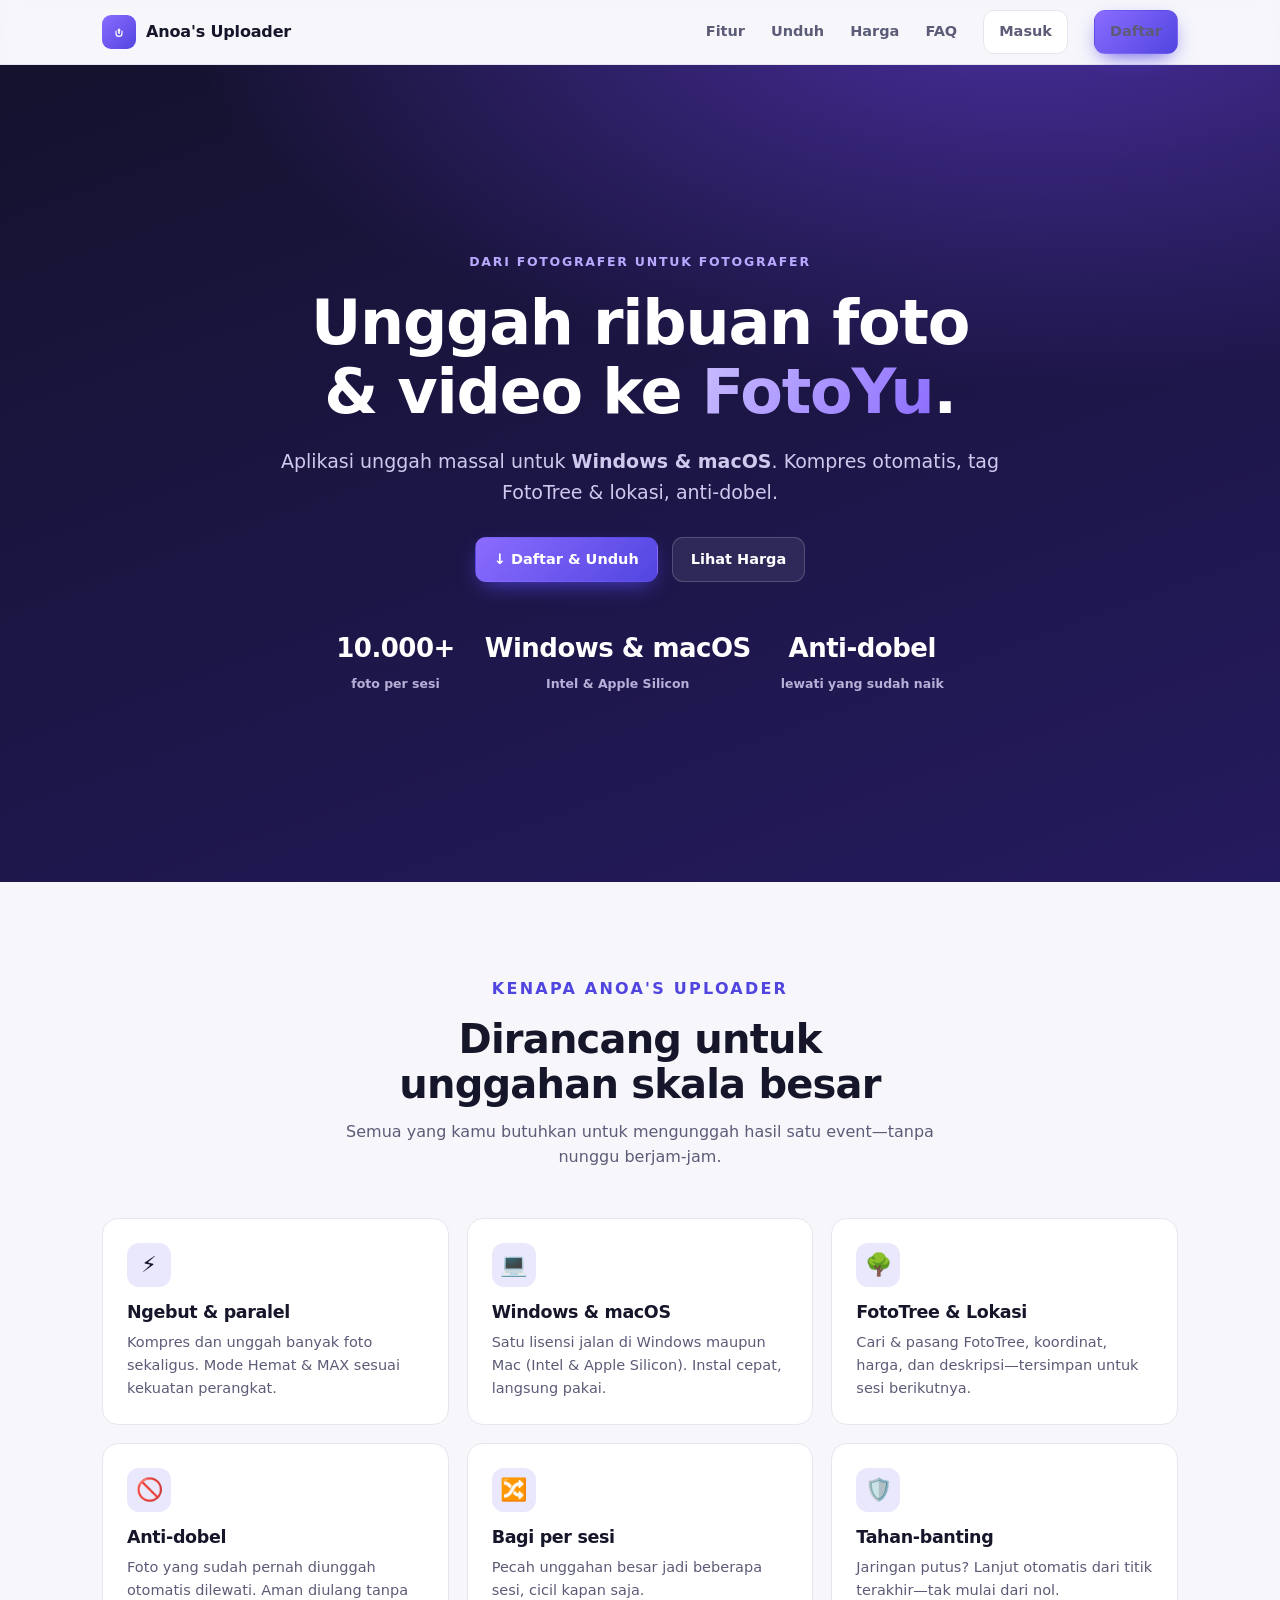
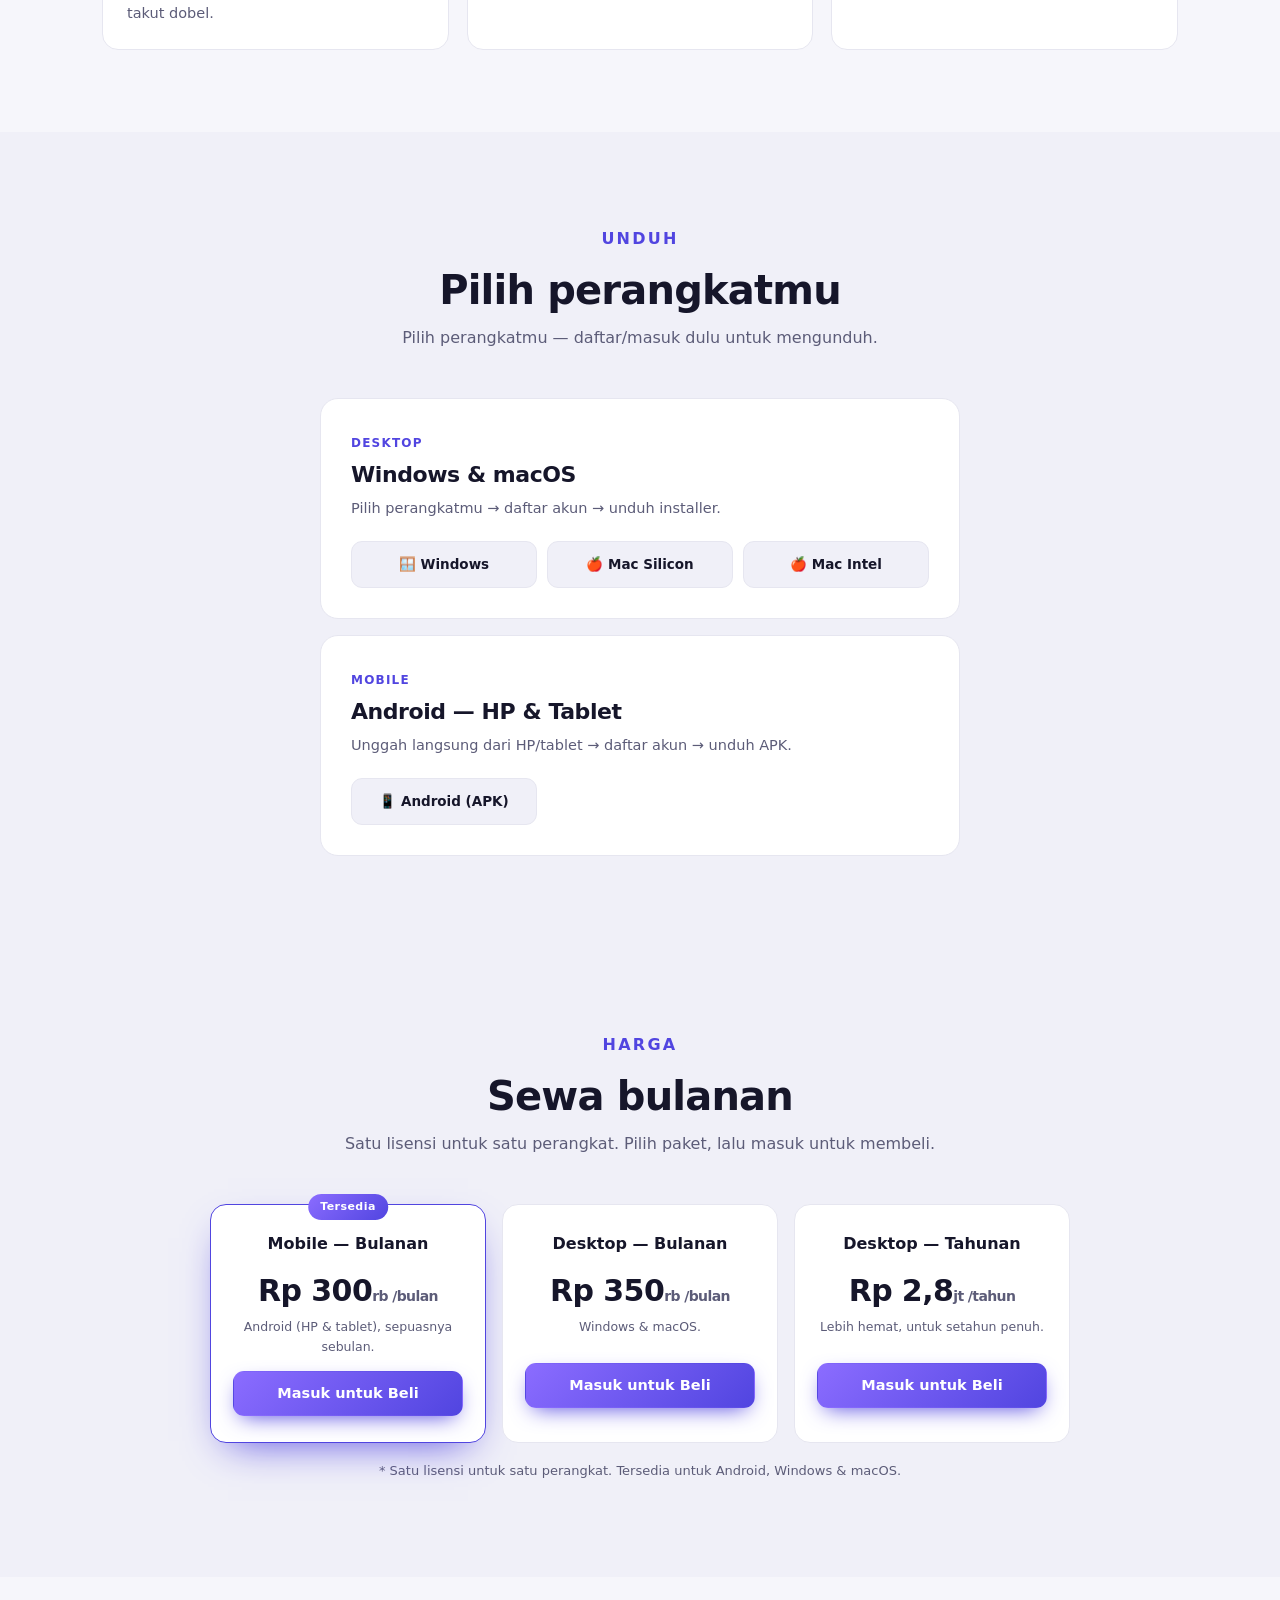
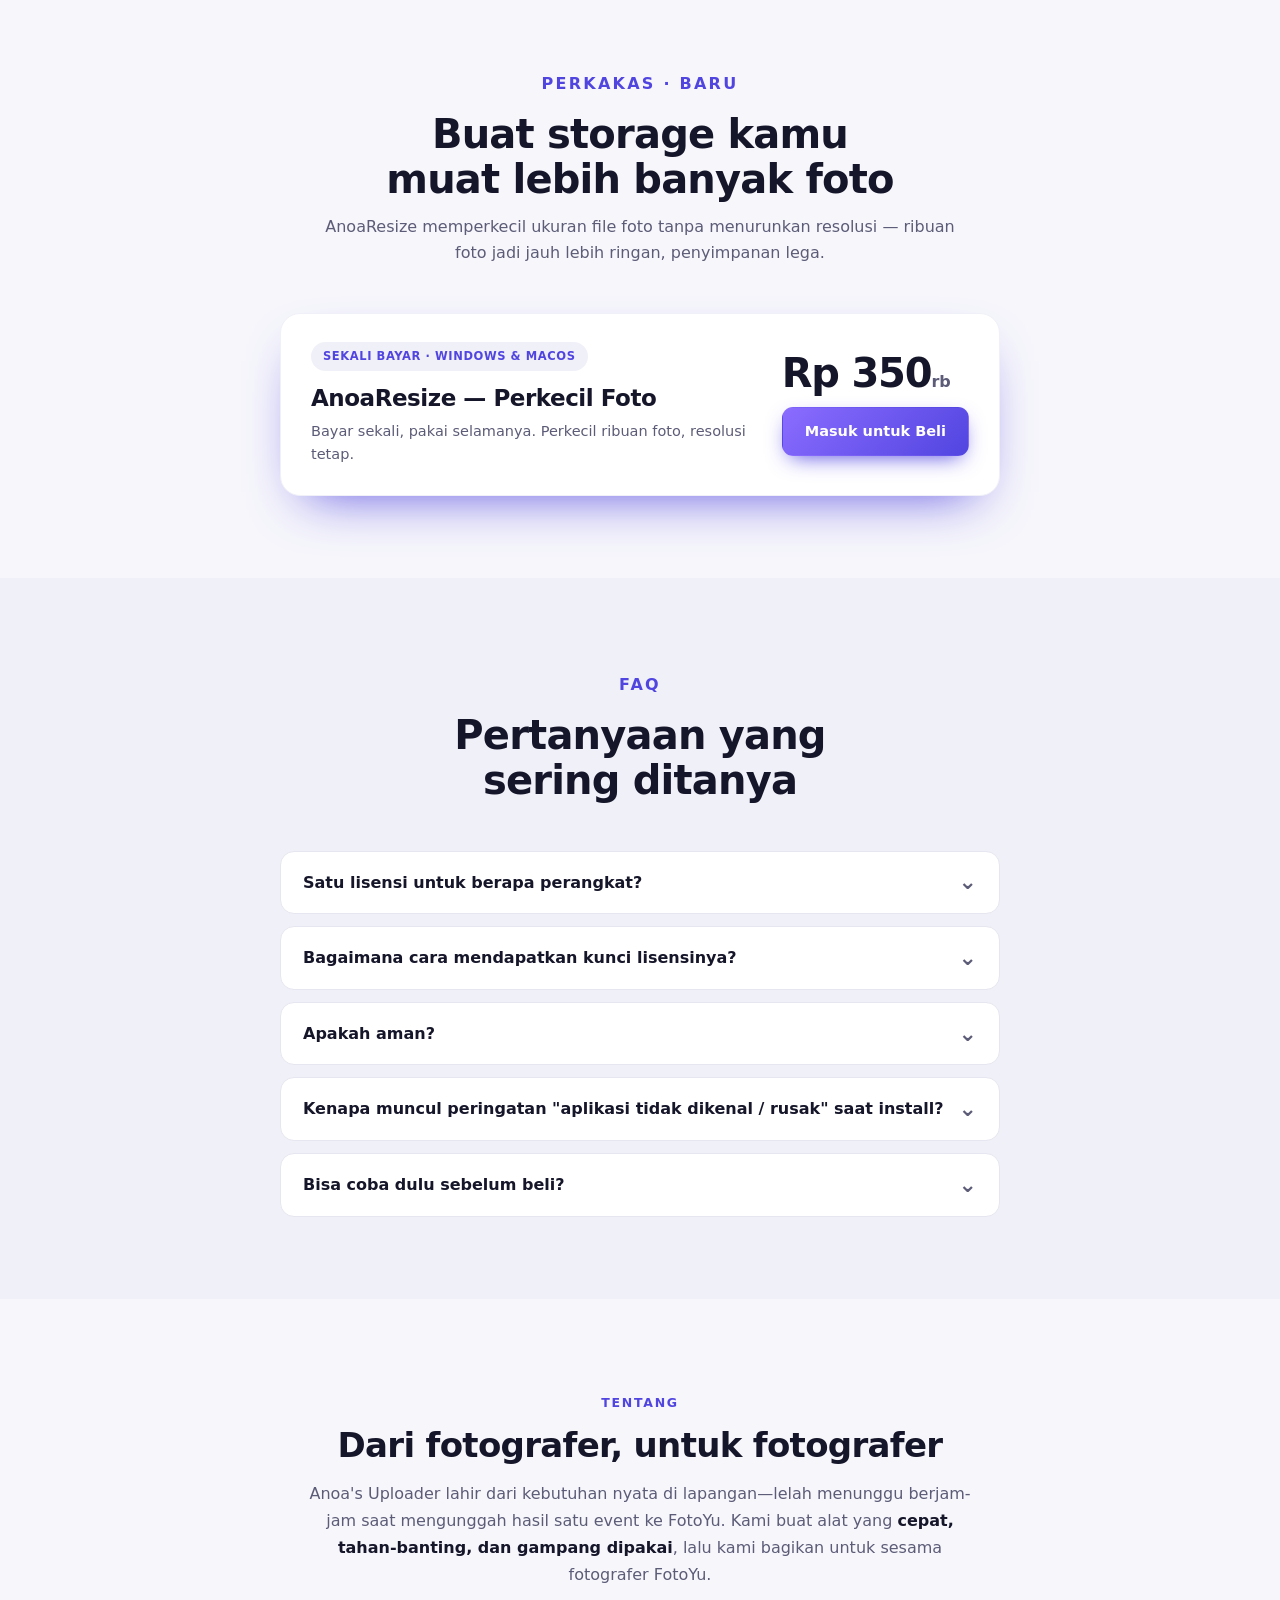
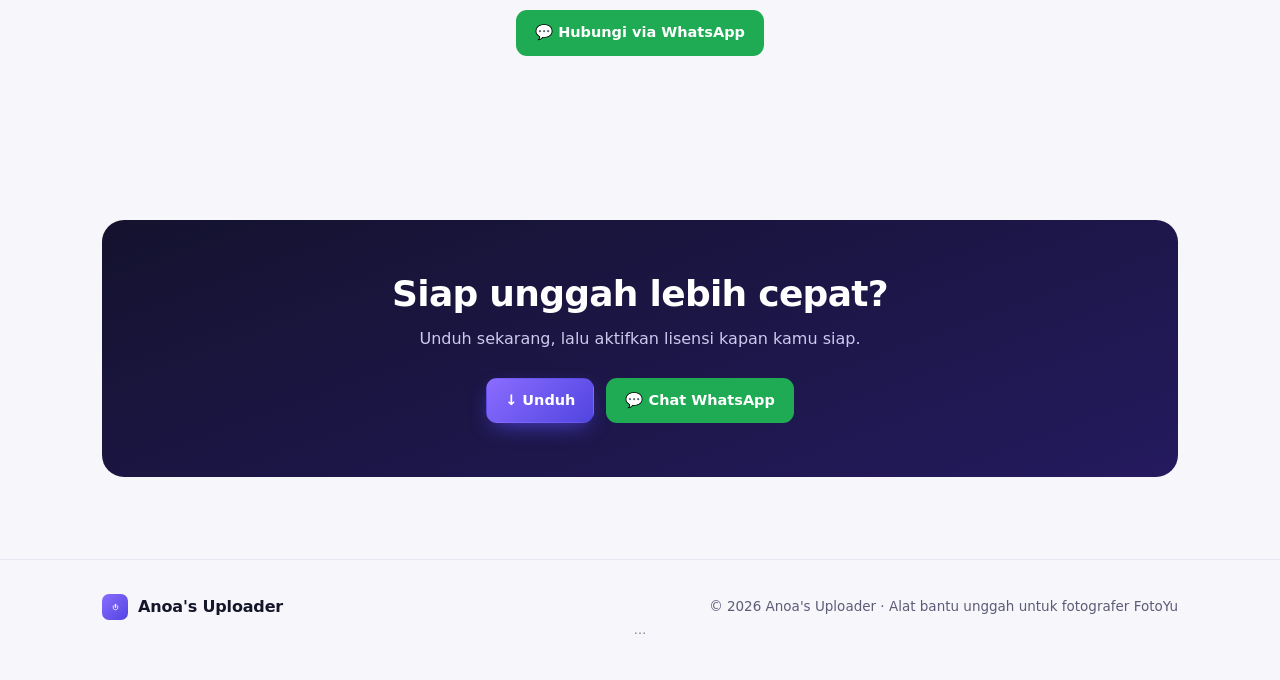
<file: index.html>
<!doctype html>
<html lang="id">
<meta charset="utf-8">
<meta name="viewport" content="width=device-width, initial-scale=1">
<link rel="icon" type="image/svg+xml" href="favicon.svg">
<meta property="og:type" content="website">
<meta property="og:title" content="Anoa's Uploader — Unggah ribuan foto & video ke FotoYu">
<meta property="og:description" content="Aplikasi unggah massal FotoYu untuk Windows & macOS. Kompres otomatis, tag FotoTree, anti-dobel.">
<meta property="og:url" content="https://anoasportograph-ui.github.io/">
<meta property="og:image" content="https://anoasportograph-ui.github.io/og-image.png?v=2">
<meta name="twitter:card" content="summary_large_image">
<title>Anoa's Uploader — Unggah ribuan foto & video ke FotoYu</title>
<meta name="description" content="Aplikasi unggah massal FotoYu untuk PC & HP. Kompres otomatis, tag FotoTree, anti-dobel." />
<style>
  :root {
    --violet: #5145e0; --violet-2: #8b6cff; --violet-deep: #2a2380;
    --bg: #f6f6fb; --surface: #ffffff; --surface-2: #f0f0f8;
    --ink: #16162a; --muted: #5c5c78; --line: #e6e6f0;
    --ok: #12a150;
    --hero-1: #14122e; --hero-2: #241a5e; --hero-3: #4a2fa0;
    --radius: 16px;
    --maxw: 1120px;
  }
  @media (prefers-color-scheme: dark) {
    :root {
      --bg: #0a0b12; --surface: #12131f; --surface-2: #191a29;
      --ink: #ecedf7; --muted: #9a9bb8; --line: #24263a;
      --violet: #8b7bff; --violet-2: #a996ff;
    }
  }
  :root[data-theme="light"] { --bg:#f6f6fb; --surface:#fff; --surface-2:#f0f0f8; --ink:#16162a; --muted:#5c5c78; --line:#e6e6f0; --violet:#5145e0; --violet-2:#8b6cff; }
  :root[data-theme="dark"] { --bg:#0a0b12; --surface:#12131f; --surface-2:#191a29; --ink:#ecedf7; --muted:#9a9bb8; --line:#24263a; --violet:#8b7bff; --violet-2:#a996ff; }

  * { box-sizing: border-box; }
  html { scroll-behavior: smooth; }
  body {
    margin: 0; background: var(--bg); color: var(--ink);
    font-family: system-ui, -apple-system, "Segoe UI", Roboto, sans-serif;
    line-height: 1.6; -webkit-font-smoothing: antialiased;
  }
  a { color: inherit; text-decoration: none; }
  .wrap { max-width: var(--maxw); margin: 0 auto; padding: 0 22px; }
  h1, h2, h3 { line-height: 1.12; letter-spacing: -0.02em; text-wrap: balance; margin: 0; }
  .eyebrow { font-size: 12.5px; font-weight: 800; letter-spacing: 0.14em; text-transform: uppercase; }

  /* ── NAV ── */
  header.nav { position: sticky; top: 0; z-index: 50; backdrop-filter: blur(10px);
    background: color-mix(in srgb, var(--bg) 82%, transparent); border-bottom: 1px solid var(--line); }
  .nav-in { display: flex; align-items: center; gap: 18px; height: 64px; }
  .brand { display: flex; align-items: center; gap: 10px; font-weight: 800; font-size: 16px; letter-spacing: -0.01em; }
  .mark { width: 34px; height: 34px; border-radius: 9px; background: linear-gradient(135deg, var(--violet-2), var(--violet)); display: grid; place-items: center; flex: none; }
  .nav-links { margin-left: auto; display: flex; align-items: center; gap: 26px; }
  .nav-links a { color: var(--muted); font-size: 14.5px; font-weight: 600; }
  .nav-links a:hover { color: var(--ink); }
  .btn { display: inline-flex; align-items: center; gap: 8px; font-weight: 700; font-size: 14.5px;
    padding: 10px 18px; border-radius: 11px; cursor: pointer; border: 1px solid transparent; transition: transform .12s ease, filter .12s ease; }
  .btn:active { transform: translateY(1px); }
  .btn-primary { background: linear-gradient(135deg, var(--violet-2), var(--violet)); color: #fff; box-shadow: 0 8px 22px -8px var(--violet); }
  .btn-primary:hover { filter: brightness(1.06); }
  .btn-ghost { background: var(--surface); color: var(--ink); border-color: var(--line); }
  .btn-wa { background: #1fab54; color: #fff; }
  .nav .btn { padding: 9px 15px; }
  @media (max-width: 720px) { .nav-links a:not(.btn) { display: none; } }

  /* ── HERO ── */
  .hero { position: relative; overflow: hidden; color: #fff;
    background: radial-gradient(120% 90% at 80% -10%, var(--hero-3) 0%, transparent 55%), linear-gradient(160deg, var(--hero-1), var(--hero-2)); }
  .hero .wrap { position: relative; z-index: 2; padding: 92px 22px 104px; text-align: center; }
  .hero .eyebrow { color: #b9a9ff; }
  .hero h1 { font-size: clamp(32px, 6.4vw, 62px); font-weight: 850; margin: 16px auto 0; max-width: 16ch; }
  .hero h1 .grad { background: linear-gradient(120deg, #c9bcff, #8b6cff); -webkit-background-clip: text; background-clip: text; color: transparent; }
  .hero p.sub { font-size: clamp(15px, 2vw, 19px); color: #cfc9ee; max-width: 60ch; margin: 20px auto 0; }
  .hero .cta { display: flex; gap: 14px; justify-content: center; flex-wrap: wrap; margin-top: 30px; }
  .hero .cta .btn-ghost { background: rgba(255,255,255,0.08); border-color: rgba(255,255,255,0.18); color: #fff; }
  .stat-row { display: flex; gap: 30px; justify-content: center; flex-wrap: wrap; margin-top: 46px; }
  .stat { text-align: center; }
  .stat b { display: block; font-size: 26px; font-weight: 850; letter-spacing: -0.02em; }
  .stat span { font-size: 12.5px; color: #b6b0d8; font-weight: 600; }
  /* aliran panah naik (ambient) */
  .flow { position: absolute; inset: 0; z-index: 1; overflow: hidden; opacity: .5; }
  .flow i { position: absolute; bottom: -40px; color: rgba(160,140,255,.35); animation: rise linear infinite; }
  @keyframes rise { to { transform: translateY(-115vh); opacity: 0; } }
  @media (prefers-reduced-motion: reduce) { .flow { display: none; } }

  /* ── SECTIONS ── */
  section { padding: 82px 0; }
  .sec-head { text-align: center; max-width: 640px; margin: 0 auto 48px; }
  .sec-head .eyebrow { color: var(--violet); }
  .sec-head h2 { font-size: clamp(26px, 4vw, 40px); font-weight: 820; margin-top: 12px; }
  .sec-head p { color: var(--muted); font-size: 16px; margin-top: 12px; }

  .grid { display: grid; gap: 18px; grid-template-columns: repeat(3, 1fr); }
  @media (max-width: 900px) { .grid { grid-template-columns: repeat(2, 1fr); } }
  @media (max-width: 560px) { .grid { grid-template-columns: 1fr; } }
  .card { background: var(--surface); border: 1px solid var(--line); border-radius: var(--radius); padding: 24px; }
  .card .ico { width: 44px; height: 44px; border-radius: 12px; display: grid; place-items: center; font-size: 22px;
    background: color-mix(in srgb, var(--violet) 12%, transparent); margin-bottom: 16px; }
  .card h3 { font-size: 17.5px; font-weight: 750; }
  .card p { color: var(--muted); font-size: 14.5px; margin: 8px 0 0; }

  /* ── PLATFORM ── */
  .platforms { display: grid; grid-template-columns: 1fr 1fr; gap: 20px; }
  @media (max-width: 760px) { .platforms { grid-template-columns: 1fr; } }
  .plat { background: var(--surface); border: 1px solid var(--line); border-radius: 18px; padding: 30px; }
  .plat .tag { font-size: 12px; font-weight: 800; letter-spacing: .1em; text-transform: uppercase; color: var(--violet); }
  .plat h3 { font-size: 22px; font-weight: 800; margin-top: 8px; }
  .plat p { color: var(--muted); font-size: 14.5px; margin: 10px 0 20px; }
  .dl-row { display: grid; grid-template-columns: repeat(3, 1fr); gap: 10px; }
  @media (max-width: 560px) { .dl-row { grid-template-columns: 1fr; } }
  .dl { display: flex; align-items: center; justify-content: center; gap: 8px; padding: 12px 14px; border-radius: 11px;
    border: 1px solid var(--line); background: var(--surface-2); font-size: 13.5px; font-weight: 700; }
  .dl:hover { border-color: var(--violet); }
  .ins { margin: 4px 0 0; padding-left: 20px; color: var(--muted); font-size: 14px; }
  .ins li { margin-bottom: 10px; line-height: 1.55; }
  .ins b { color: var(--ink); }
  code { background: var(--surface-2); border: 1px solid var(--line); border-radius: 6px; padding: 2px 7px;
    font-family: "SF Mono", ui-monospace, Menlo, Consolas, monospace; font-size: 12.5px; display: inline-block; margin: 4px 0; word-break: break-all; }
  .note-safe { text-align: center; color: var(--muted); font-size: 13px; margin-top: 22px; max-width: 620px; margin-left: auto; margin-right: auto; }
  .acc-wrap { max-width: 720px; margin: 0 auto; display: grid; gap: 12px; }
  .acc { background: var(--surface); border: 1px solid var(--line); border-radius: 14px; overflow: hidden; }
  .acc summary { list-style: none; cursor: pointer; padding: 18px 22px; font-weight: 750; font-size: 16px; display: flex; align-items: center; gap: 10px; }
  .acc summary::-webkit-details-marker { display: none; }
  .acc summary::after { content: "⌄"; margin-left: auto; font-size: 22px; line-height: 1; color: var(--muted); transition: transform .2s ease; }
  .acc[open] summary::after { transform: rotate(180deg); }
  .acc[open] summary { border-bottom: 1px solid var(--line); }
  .acc .ins { padding: 16px 22px 20px; }
  .faq-a { padding: 16px 22px 20px; color: var(--muted); font-size: 14.5px; line-height: 1.6; }
  .faq-a b { color: var(--ink); }

  /* ── PRICING ── */
  .price-grid { display: grid; grid-template-columns: repeat(3, 1fr); gap: 16px; max-width: 860px; margin: 0 auto; }
  @media (max-width: 760px) { .price-grid { grid-template-columns: 1fr; } }
  .price { background: var(--surface); border: 1px solid var(--line); border-radius: 16px; padding: 26px 22px; text-align: center; position: relative; }
  .price.pop { border-color: var(--violet); box-shadow: 0 16px 40px -18px var(--violet); }
  .price .badge { position: absolute; top: -11px; left: 50%; transform: translateX(-50%); background: linear-gradient(135deg, var(--violet-2), var(--violet)); color: #fff; font-size: 11px; font-weight: 800; padding: 4px 12px; border-radius: 999px; letter-spacing: .04em; }
  .price .name { font-weight: 800; font-size: 16px; }
  .price .amt { font-size: 30px; font-weight: 850; letter-spacing: -0.02em; margin: 10px 0 2px; }
  .price .amt small { font-size: 14px; color: var(--muted); font-weight: 600; }
  .price .note { font-size: 12.5px; color: var(--muted); min-height: 32px; }
  .price .btn { width: 100%; justify-content: center; margin-top: 14px; }

  /* ── STEPS ── */
  .steps { display: grid; grid-template-columns: repeat(3, 1fr); gap: 18px; counter-reset: s; }
  @media (max-width: 720px) { .steps { grid-template-columns: 1fr; } }
  .step { background: var(--surface); border: 1px solid var(--line); border-radius: 16px; padding: 24px; }
  .step .n { width: 34px; height: 34px; border-radius: 10px; background: color-mix(in srgb, var(--violet) 14%, transparent); color: var(--violet); font-weight: 850; display: grid; place-items: center; margin-bottom: 14px; }
  .step h3 { font-size: 16.5px; font-weight: 750; }
  .step p { color: var(--muted); font-size: 14px; margin-top: 6px; }

  /* ── CTA band ── */
  .band { background: linear-gradient(160deg, var(--hero-1), var(--hero-2)); color: #fff; border-radius: 22px; padding: 54px 30px; text-align: center; }
  .band h2 { font-size: clamp(24px, 4vw, 36px); font-weight: 820; }
  .band p { color: #cfc9ee; margin: 12px auto 0; max-width: 52ch; }
  .band .cta { margin-top: 26px; display: flex; gap: 12px; justify-content: center; flex-wrap: wrap; }

  footer { border-top: 1px solid var(--line); padding: 34px 0; color: var(--muted); font-size: 13.5px; }
  .foot-in { display: flex; align-items: center; gap: 14px; flex-wrap: wrap; }
  .foot-in .brand { color: var(--ink); }
  .foot-in .sp { margin-left: auto; }
  .ph { border-bottom: 2px dotted var(--violet); }
</style>

<!-- NAV -->
<header class="nav">
  <div class="wrap nav-in">
    <a class="brand" href="#top">
      <span class="mark">
        <svg width="20" height="20" viewBox="0 0 100 100" aria-hidden="true"><path d="M35.2 45.9 V58.4 C35.2 67.4 41.6 71.5 50 71.5 C58.4 71.5 64.8 67.4 64.8 58.4 V45.9" fill="none" stroke="#fff" stroke-width="5.9" stroke-linecap="round"/><path d="M50 31.2 L59.8 42.2 H54.3 V58.6 H45.7 V42.2 H40.2 Z" fill="#fff"/></svg>
      </span>
      Anoa's Uploader
    </a>
    <nav class="nav-links">
      <a href="#fitur">Fitur</a>
      <a href="#unduh">Unduh</a>
      <a href="#harga">Harga</a>
      <a href="#faq">FAQ</a>
      <a class="btn btn-ghost" href="masuk.html">Masuk</a>
      <a class="btn btn-primary" href="daftar.html">Daftar</a>
    </nav>
  </div>
</header>

<!-- HERO -->
<section class="hero" id="top">
  <div class="flow" id="flow" aria-hidden="true"></div>
  <div class="wrap">
    <p class="eyebrow">Dari Fotografer untuk Fotografer</p>
    <h1>Unggah ribuan foto &amp; video ke <span class="grad">FotoYu</span>.</h1>
    <p class="sub">Aplikasi unggah massal untuk <b>Windows &amp; macOS</b>. Kompres otomatis, tag FotoTree &amp; lokasi, anti-dobel.</p>
    <div class="cta">
      <a class="btn btn-primary" href="daftar.html">↓ Daftar &amp; Unduh</a>
      <a class="btn btn-ghost" href="#harga">Lihat Harga</a>
    </div>
    <div class="stat-row">
      <div class="stat"><b id="odo-counter">10.000+</b><span id="odo-label">foto per sesi</span></div>
      <div class="stat"><b>Windows &amp; macOS</b><span>Intel &amp; Apple Silicon</span></div>
      <div class="stat"><b>Anti-dobel</b><span>lewati yang sudah naik</span></div>
    </div>
  </div>
</section>

<!-- FITUR -->
<section id="fitur">
  <div class="wrap">
    <div class="sec-head">
      <p class="eyebrow">Kenapa Anoa's Uploader</p>
      <h2>Dirancang untuk unggahan skala besar</h2>
      <p>Semua yang kamu butuhkan untuk mengunggah hasil satu event—tanpa nunggu berjam-jam.</p>
    </div>
    <div class="grid">
      <div class="card"><div class="ico">⚡</div><h3>Ngebut &amp; paralel</h3><p>Kompres dan unggah banyak foto sekaligus. Mode Hemat &amp; MAX sesuai kekuatan perangkat.</p></div>
      <div class="card"><div class="ico">💻</div><h3>Windows &amp; macOS</h3><p>Satu lisensi jalan di Windows maupun Mac (Intel &amp; Apple Silicon). Instal cepat, langsung pakai.</p></div>
      <div class="card"><div class="ico">🌳</div><h3>FotoTree &amp; Lokasi</h3><p>Cari &amp; pasang FotoTree, koordinat, harga, dan deskripsi—tersimpan untuk sesi berikutnya.</p></div>
      <div class="card"><div class="ico">🚫</div><h3>Anti-dobel</h3><p>Foto yang sudah pernah diunggah otomatis dilewati. Aman diulang tanpa takut dobel.</p></div>
      <div class="card"><div class="ico">🔀</div><h3>Bagi per sesi</h3><p>Pecah unggahan besar jadi beberapa sesi, cicil kapan saja.</p></div>
      <div class="card"><div class="ico">🛡️</div><h3>Tahan-banting</h3><p>Jaringan putus? Lanjut otomatis dari titik terakhir—tak mulai dari nol.</p></div>
    </div>
  </div>
</section>

<!-- TAMPILAN APLIKASI -->
<!-- PLATFORM / UNDUH -->
<section id="unduh" style="background:var(--surface-2)">
  <div class="wrap">
    <div class="sec-head">
      <p class="eyebrow">Unduh</p>
      <h2>Pilih perangkatmu</h2>
      <p>Pilih perangkatmu — daftar/masuk dulu untuk mengunduh.</p>
    </div>
    <div style="max-width:640px; margin:0 auto;">
      <div class="plat">
        <span class="tag">Desktop</span>
        <h3>Windows &amp; macOS</h3>
        <p>Pilih perangkatmu → daftar akun → unduh installer.</p>
        <div class="dl-row">
          <a class="dl" href="daftar.html">🪟 Windows</a>
          <a class="dl" href="daftar.html">🍎 Mac Silicon</a>
          <a class="dl" href="daftar.html">🍎 Mac Intel</a>
        </div>
      </div>
      <div class="plat" style="margin-top:16px;">
        <span class="tag">Mobile</span>
        <h3>Android — HP &amp; Tablet</h3>
        <p>Unggah langsung dari HP/tablet → daftar akun → unduh APK.</p>
        <div class="dl-row">
          <a class="dl" href="daftar.html">📱 Android (APK)</a>
        </div>
      </div>
    </div>
  </div>
</section>

<!-- HARGA -->
<section id="harga" style="background:var(--surface-2)">
  <div class="wrap">
    <div class="sec-head">
      <p class="eyebrow">Harga</p>
      <h2>Sewa bulanan</h2>
      <p>Satu lisensi untuk satu perangkat. Pilih paket, lalu masuk untuk membeli.</p>
    </div>
    <div class="price-grid">
      <div class="price pop">
        <div class="badge">Tersedia</div>
        <div class="name">Mobile — Bulanan</div>
        <div class="amt">Rp 300<small>rb /bulan</small></div>
        <div class="note">Android (HP &amp; tablet), sepuasnya sebulan.</div>
        <a class="btn btn-primary" href="masuk.html">Masuk untuk Beli</a>
      </div>
      <div class="price">
        <div class="name">Desktop — Bulanan</div>
        <div class="amt">Rp 350<small>rb /bulan</small></div>
        <div class="note">Windows &amp; macOS.</div>
        <a class="btn btn-primary" href="masuk.html">Masuk untuk Beli</a>
      </div>
      <div class="price">
        <div class="name">Desktop — Tahunan</div>
        <div class="amt">Rp 2,8<small>jt /tahun</small></div>
        <div class="note">Lebih hemat, untuk setahun penuh.</div>
        <a class="btn btn-primary" href="masuk.html">Masuk untuk Beli</a>
      </div>
    </div>
    <p style="text-align:center; color:var(--muted); font-size:13px; margin-top:18px;">* Satu lisensi untuk satu perangkat. Tersedia untuk Android, Windows &amp; macOS.</p>
  </div>
</section>

<!-- AnoaResize -->
<section id="anoaresize">
  <div class="wrap">
    <div class="sec-head">
      <p class="eyebrow">Perkakas · Baru</p>
      <h2>Buat storage kamu muat lebih banyak foto</h2>
      <p>AnoaResize memperkecil ukuran file foto tanpa menurunkan resolusi — ribuan foto jadi jauh lebih ringan, penyimpanan lega.</p>
    </div>
    <div style="max-width:720px; margin:0 auto; background:var(--surface); border:1px solid var(--surface-2); border-radius:20px; padding:28px 30px; box-shadow:0 22px 54px -26px var(--violet); display:flex; align-items:center; justify-content:space-between; gap:30px; flex-wrap:wrap;">
      <div style="flex:1 1 300px; min-width:260px;">
        <span style="display:inline-block; font-size:11.5px; font-weight:800; letter-spacing:.05em; text-transform:uppercase; color:var(--violet); background:var(--surface-2); padding:5px 12px; border-radius:999px; margin-bottom:14px;">Sekali bayar · Windows &amp; macOS</span>
        <div style="font-size:23px; font-weight:820; color:var(--ink); letter-spacing:-.02em; line-height:1.2;">AnoaResize — Perkecil Foto</div>
        <div style="color:var(--muted); font-size:14.5px; margin-top:8px; line-height:1.6;">Bayar sekali, pakai selamanya. Perkecil ribuan foto, resolusi tetap.</div>
      </div>
      <div style="display:flex; flex-direction:column; align-items:flex-start; gap:14px; flex:0 0 auto;">
        <div style="font-size:40px; font-weight:850; color:var(--ink); letter-spacing:-.03em; line-height:1;">Rp 350<span style="font-size:16px; font-weight:700; color:var(--muted); letter-spacing:0;">rb</span></div>
        <a class="btn btn-primary" href="masuk.html" style="white-space:nowrap; padding:12px 22px;">Masuk untuk Beli</a>
      </div>
    </div>
  </div>
</section>

<!-- FAQ -->
<section id="faq" style="background:var(--surface-2)">
  <div class="wrap">
    <div class="sec-head">
      <p class="eyebrow">FAQ</p>
      <h2>Pertanyaan yang sering ditanya</h2>
    </div>
    <div class="acc-wrap">
      <details class="acc"><summary>Satu lisensi untuk berapa perangkat?</summary><div class="faq-a">Satu lisensi berlaku untuk <b>satu perangkat</b> (HP, tablet, atau PC).</div></details>
      <details class="acc"><summary>Bagaimana cara mendapatkan kunci lisensinya?</summary><div class="faq-a">Chat WhatsApp → pilih paket → bayar → buka aplikasi &amp; kirim <b>Device ID</b> → kami kirim kunci → tempel di aplikasi, langsung aktif.</div></details>
      <details class="acc"><summary>Apakah aman?</summary><div class="faq-a">Aman. Aplikasi hanya membantu proses unggah ke <b>akun FotoYu milikmu sendiri</b> — tidak menyimpan data pribadi atau kata sandi di server kami.</div></details>
      <details class="acc"><summary>Kenapa muncul peringatan "aplikasi tidak dikenal / rusak" saat install?</summary><div class="faq-a">Wajar—aplikasi di luar App Store / Play Store belum ditandatangani resmi. Panduan pemasangan ada di <b>halaman anggota</b> setelah masuk. Aman dijalankan. Butuh bantuan? <a href="https://wa.me/6285825447704?text=Halo%2C%20saya%20butuh%20bantuan%20install%20Anoa%27s%20Uploader" style="color:var(--violet);font-weight:700">chat WhatsApp</a>.</div></details>
      <details class="acc"><summary>Bisa coba dulu sebelum beli?</summary><div class="faq-a">Aplikasinya bisa diunduh gratis. Untuk mulai mengunggah dibutuhkan lisensi aktif—ingin mencoba dulu? <a href="https://wa.me/6285825447704?text=Halo%2C%20saya%20ingin%20coba%20Anoa%27s%20Uploader" style="color:var(--violet);font-weight:700">Chat WhatsApp</a>.</div></details>
    </div>
  </div>
</section>

<!-- TENTANG -->
<section id="tentang">
  <div class="wrap" style="max-width:720px; text-align:center;">
    <p class="eyebrow" style="color:var(--violet)">Tentang</p>
    <h2 style="font-size:clamp(24px,4vw,34px); font-weight:820; margin-top:12px;">Dari fotografer, untuk fotografer</h2>
    <p style="color:var(--muted); font-size:16px; margin-top:16px; line-height:1.7;">
      Anoa's Uploader lahir dari kebutuhan nyata di lapangan—lelah menunggu berjam-jam saat mengunggah hasil satu event ke FotoYu. Kami buat alat yang <b style="color:var(--ink)">cepat, tahan-banting, dan gampang dipakai</b>, lalu kami bagikan untuk sesama fotografer FotoYu.
    </p>
    <div style="margin-top:22px;">
      <a class="btn btn-wa" href="https://wa.me/6285825447704?text=Halo%2C%20saya%20mau%20tanya%20Anoa%27s%20Uploader">💬 Hubungi via WhatsApp</a>
    </div>
  </div>
</section>

<!-- CTA BAND -->
<section>
  <div class="wrap">
    <div class="band">
      <h2>Siap unggah lebih cepat?</h2>
      <p>Unduh sekarang, lalu aktifkan lisensi kapan kamu siap.</p>
      <div class="cta">
        <a class="btn btn-primary" href="#unduh">↓ Unduh</a>
        <a class="btn btn-wa" href="https://wa.me/6285825447704?text=Halo%2C%20saya%20mau%20tanya%20Anoa%27s%20Uploader">💬 Chat WhatsApp</a>
      </div>
    </div>
  </div>
</section>

<footer>
  <div class="wrap foot-in">
    <span class="brand"><span class="mark" style="width:26px;height:26px;border-radius:7px"><svg width="15" height="15" viewBox="0 0 100 100" aria-hidden="true"><path d="M35.2 45.9 V58.4 C35.2 67.4 41.6 71.5 50 71.5 C58.4 71.5 64.8 67.4 64.8 58.4 V45.9" fill="none" stroke="#fff" stroke-width="5.9" stroke-linecap="round"/><path d="M50 31.2 L59.8 42.2 H54.3 V58.6 H45.7 V42.2 H40.2 Z" fill="#fff"/></svg></span> Anoa's Uploader</span>
    <span class="sp">© 2026 Anoa's Uploader · Alat bantu unggah untuk fotografer FotoYu</span>
  </div>
  <div id="visit-counter" style="text-align:center;font-size:12.5px;color:var(--muted);opacity:.8;padding:0 0 6px">…</div>
</footer>

<script>
  // Aliran panah naik di hero (ambient, ringan)
  (function () {
    var f = document.getElementById('flow');
    if (!f || matchMedia('(prefers-reduced-motion: reduce)').matches) return;
    var svg = '<svg width="18" height="18" viewBox="0 0 100 100"><path d="M50 31.2 L59.8 42.2 H54.3 V58.6 H45.7 V42.2 H40.2 Z" fill="currentColor"/></svg>';
    for (var i = 0; i < 14; i++) {
      var s = document.createElement('i');
      s.innerHTML = svg;
      var sz = 10 + Math.random() * 26;
      s.style.left = Math.random() * 100 + '%';
      s.style.width = sz + 'px'; s.style.height = sz + 'px';
      s.style.animationDuration = (7 + Math.random() * 9) + 's';
      s.style.animationDelay = (-Math.random() * 12) + 's';
      f.appendChild(s);
    }
  })();
</script>
<script src="portal.js"></script>
<script>
  if (typeof getToken==="function" && getToken()) {
    document.querySelectorAll(String.fromCharCode(97)+"[href=\"daftar.html\"],a[href=\"masuk.html\"]").forEach(a=>a.href="anggota.html");
    const b=document.querySelectorAll(".nav-links a.btn");
    if(b.length>=2){b[0].textContent="Area Anggota";b[0].href="anggota.html";b[0].className="btn btn-primary";b[1].remove();}
  }
</script>
<script defer src="https://static.cloudflareinsights.com/beacon.min.js" data-cf-beacon="{&quot;token&quot;: &quot;b5d6ee9f82124d56aa0aa9630cfde5c1&quot;}"></script>
</html>
</file>
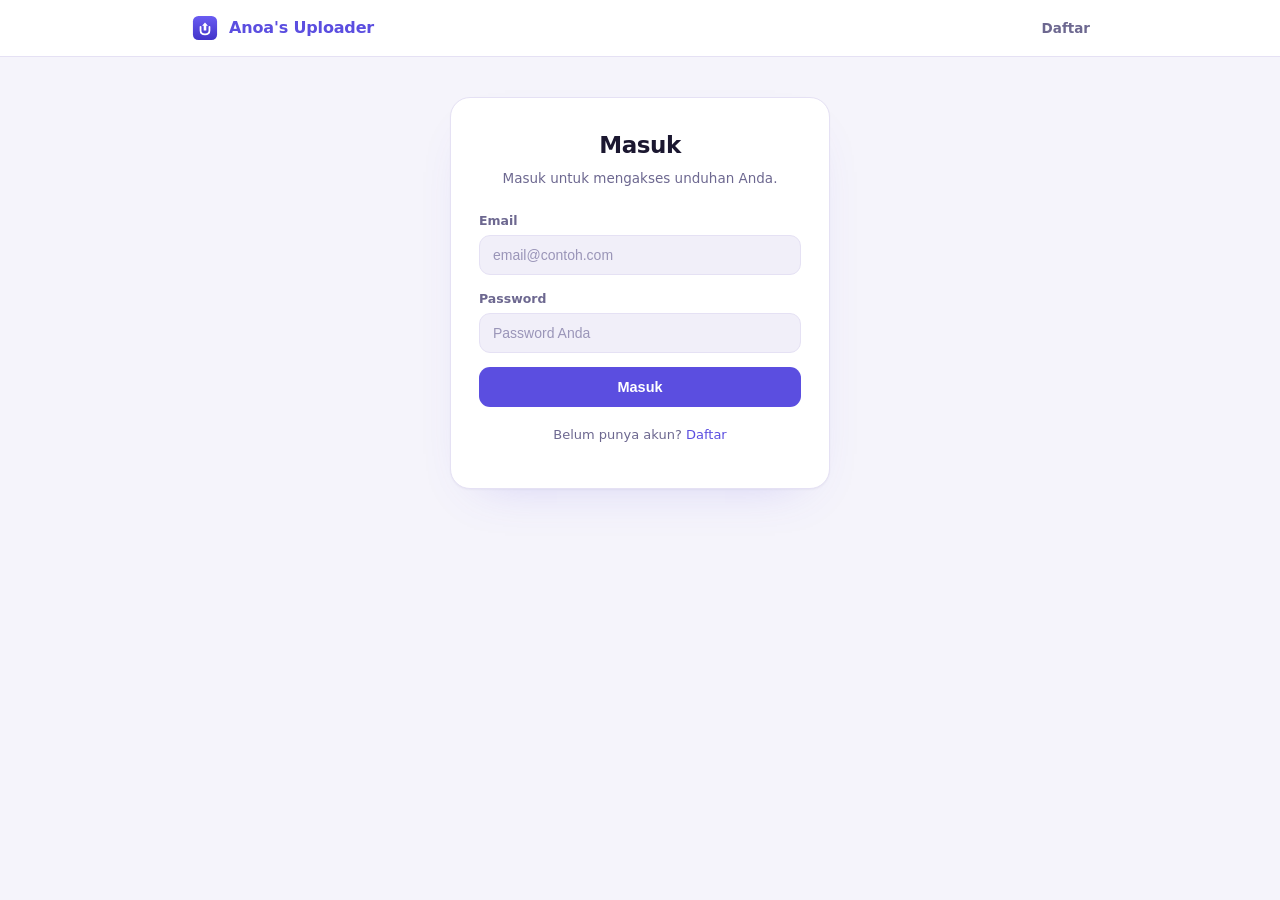
<file: anggota.html>
<!doctype html><html lang="id"><head>
<meta charset="utf-8"><meta name="viewport" content="width=device-width,initial-scale=1">
<link rel="icon" type="image/svg+xml" href="favicon.svg">
<title>Area Anggota — Anoa's Uploader</title>
<link rel="stylesheet" href="portal.css">
</head><body>
<header><div class="bar"><a class="brand" data-logo href="index.html"></a><span class="sp"></span>
  <span class="userchip"><span id="uname">…</span><span class="av" id="uav">A</span></span>
  <a id="logout" style="margin-left:14px;font-size:13px;color:var(--muted);font-weight:600">Keluar</a></div></header>

<main id="main" style="opacity:0;transition:opacity .2s">
  <div class="greet"><h1 id="hi">Halo 👋</h1><span class="badge">✓ Email terverifikasi</span></div>

  <div class="grid2">
    <div>
      <div class="mcard" style="margin-bottom:18px">
        <h2>⬇️ Unduh aplikasi</h2>
        <div class="dl"><div class="info"><b>Android — HP &amp; Tablet</b><span>Anoas-Uploader-Mobile.apk</span></div><a class="get" href="https://github.com/anoasportograph-ui/anoas-uploader-releases/releases/download/android/Anoas-Uploader-Mobile.apk">Unduh</a></div>
        <div class="dl"><div class="info"><b>macOS · Apple Silicon</b><span>Anoas-Uploader-4.2.0.dmg</span></div><a class="get" href="https://github.com/anoasportograph-ui/anoas-uploader-releases/releases/download/v4.2.0/Anoas-Uploader-4.2.0-Mac-Silicon.dmg">Unduh</a></div>
        <div class="dl"><div class="info"><b>macOS · Intel</b><span>Anoas-Uploader-4.2.0.dmg</span></div><a class="get" href="https://github.com/anoasportograph-ui/anoas-uploader-releases/releases/download/v4.2.0/Anoas-Uploader-4.2.0-Mac-Intel.dmg">Unduh</a></div>
        <div class="dl"><div class="info"><b>Windows</b><span>Anoas-Uploader-4.2.0-setup.exe</span></div><a class="get" href="https://github.com/anoasportograph-ui/anoas-uploader-releases/releases/download/v4.2.0/Anoas-Uploader-4.2.0-setup.exe">Unduh</a></div>
        <p class="note" style="text-align:left;margin-top:12px">Akun: <b id="dlemail"></b>. Desktop: buka app → verifikasi OTP (email terdaftar) → aktivasi lisensi. Butuh lisensi? Hubungi kami via WhatsApp.</p>
      </div>

      <div class="mcard" style="margin-bottom:18px">
        <h2>AnoaResize — Perkecil Foto</h2>
        <p class="note" style="text-align:left;margin:0 0 10px">Perkecil ukuran file foto untuk hemat penyimpanan — resolusi tetap.</p>
        <div style="display:flex;align-items:center;gap:12px;flex-wrap:wrap;margin:0 0 12px">
          <span style="font-weight:800;font-size:19px">Rp350.000 <span style="font-weight:600;font-size:12px;opacity:.65">· sekali bayar</span></span>
          <a class="btn" style="display:inline-block;text-decoration:none;background:#25d366;color:#fff;padding:8px 14px;border-radius:10px;font-weight:700;font-size:13px" href="https://wa.me/6285825447704?text=Hi%2C%20saya%20ingin%20membeli%20AnoaResize%20(perkecil%20foto)">💬 Beli via WhatsApp</a>
        </div>
        <div class="dl"><div class="info"><b>macOS · Apple Silicon</b><span>AnoaResize-1.0.0.dmg</span></div><a class="get" href="https://github.com/anoasportograph-ui/anoas-uploader-releases/releases/download/resize/AnoaResize-1.0.0-Mac-Silicon.dmg">Unduh</a></div>
        <div class="dl"><div class="info"><b>macOS · Intel</b><span>AnoaResize-1.0.0.dmg</span></div><a class="get" href="https://github.com/anoasportograph-ui/anoas-uploader-releases/releases/download/resize/AnoaResize-1.0.0-Mac-Intel.dmg">Unduh</a></div>
        <div class="dl"><div class="info"><b>Windows</b><span>AnoaResize-1.0.0-setup.exe</span></div><a class="get" href="https://github.com/anoasportograph-ui/anoas-uploader-releases/releases/download/resize/AnoaResize-1.0.0-Windows-setup.exe">Unduh</a></div>
      </div>

      <div class="mcard">
        <h2>📲 Cara Install (Android)</h2>
        <div class="steps">
          <div class="step"><div class="n">1</div><div class="tx"><b>Unduh APK</b><span>Klik "Unduh" di kartu atas.</span></div></div>
          <div class="step"><div class="n">2</div><div class="tx"><b>Izinkan &amp; pasang</b><span>Buka file APK → jika diminta, izinkan "Instal dari sumber tak dikenal" → Instal.</span></div></div>
          <div class="step"><div class="n">3</div><div class="tx"><b>Buka aplikasi</b><span>Login FotoYu, lalu aktifkan lisensi (langkah di bawah).</span></div></div>
        </div>
      </div>
      <div class="mcard" style="margin-top:18px">
        <h2>💻 Cara Install (Desktop)</h2>
        <p style="font-size:13px;opacity:.85;margin:0 0 8px;font-weight:700">🍎 macOS (Silicon &amp; Intel)</p>
        <div class="steps">
          <div class="step"><div class="n">1</div><div class="tx"><b>Pasang dari .dmg</b><span>Buka file .dmg → seret app ke folder Applications.</span></div></div>
          <div class="step"><div class="n">2</div><div class="tx"><b>Buka pertama kali</b><span>Klik-kanan ikon app → Open → Open lagi. Jika muncul "…is damaged": buka Terminal, jalankan <code>xattr -cr "/Applications/Anoa's Uploader.app"</code>, lalu buka lagi.</span></div></div>
        </div>
        <p style="font-size:13px;opacity:.85;margin:14px 0 8px;font-weight:700">🪟 Windows 10 / 11</p>
        <div class="steps">
          <div class="step"><div class="n">1</div><div class="tx"><b>Jalankan setup.exe</b><span>Klik dua kali file setup.exe.</span></div></div>
          <div class="step"><div class="n">2</div><div class="tx"><b>Lewati peringatan</b><span>Jika muncul "Windows protected your PC": klik More info → Run anyway, lalu ikuti sampai selesai.</span></div></div>
        </div>
        <p class="note" style="text-align:left;margin-top:12px">Setelah terbuka: verifikasi OTP (email terdaftar) → aktivasi lisensi.</p>
      </div>
      <div class="mcard" style="margin-top:18px">
        <h2>🛒 Cara Beli &amp; Aktivasi Lisensi</h2>
        <div class="steps">
          <div class="step"><div class="n">1</div><div class="tx"><b>Salin Device ID</b><span>Buka app → menu Lisensi → salin Device ID.</span></div></div>
          <div class="step"><div class="n">2</div><div class="tx"><b>Chat WhatsApp &amp; bayar</b><span>Pilih paket → bayar → kirim Device ID ke kami.</span></div></div>
          <div class="step"><div class="n">3</div><div class="tx"><b>Terima kunci → aktif</b><span>Tempel kunci lisensi di app → langsung aktif.</span></div></div>
        </div>
        <a class="btn" id="buy2" target="_blank" style="margin-top:14px; display:inline-block; text-decoration:none; background:#25d366; color:#fff;" href="https://wa.me/6285825447704">💬 Beli via WhatsApp</a>
      </div>
    </div>
    <div>
      <div class="plan">
        <div class="lab">Lisensi</div><div class="big">Belum aktif</div>
        <div style="font-size:12.5px;opacity:.9">Beli lisensi untuk mulai mengunggah.</div>
        <a class="buy" id="buy" target="_blank">💬 Beli via WhatsApp</a>
      </div>
      <div class="mcard">
        <h2>👤 Profil</h2>
        <div class="kv"><b>Nama</b><span id="pn">—</span></div>
        <div class="kv"><b>Email</b><span id="pe">—</span></div>
        <div class="kv"><b>Status akun</b><span style="color:var(--ok);font-weight:700">Aktif</span></div>
      </div>
    </div>
  </div>
</main>

<script src="portal.js"></script>
<script>
  const $ = (id) => document.getElementById(id)
  $('logout').addEventListener('click', () => { clearToken(); location.replace('index.html') })
  ;(async () => {
    if (!getToken()) return location.replace('masuk.html')
    const r = await api('/api/me', { auth: true })
    if (!r.ok) { clearToken(); return location.replace('masuk.html') }
    const u = r.data.user
    const first = (u.name || '').split(' ')[0] || 'Anggota'
    $('hi').textContent = 'Halo, ' + first + ' 👋'
    $('uname').textContent = u.name; $('uav').textContent = (u.name || 'A')[0]
    $('pn').textContent = u.name; $('pe').textContent = u.email; $('dlemail').textContent = u.email
    const buyHref = 'https://wa.me/' + WA + '?text=' + encodeURIComponent('Halo, saya ' + u.name + ' (' + u.email + ') ingin membeli lisensi Anoa\'s Uploader.')
    $('buy').href = buyHref
    $('buy2').href = buyHref
    $('main').style.opacity = '1'
  })()
</script>
<script defer src="https://static.cloudflareinsights.com/beacon.min.js" data-cf-beacon="{&quot;token&quot;: &quot;b5d6ee9f82124d56aa0aa9630cfde5c1&quot;}"></script>
</body></html>
</file>
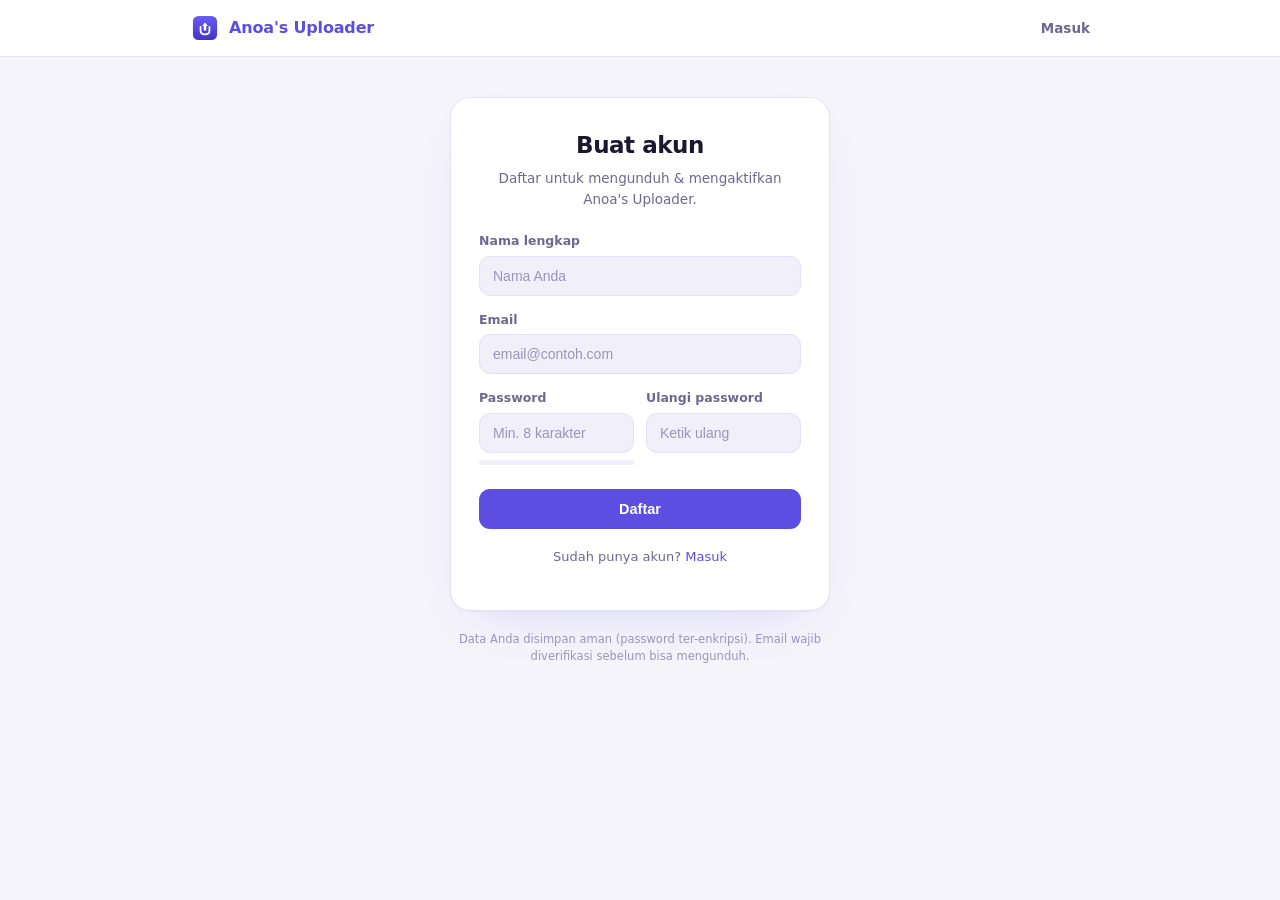
<file: daftar.html>
<!doctype html><html lang="id"><head>
<meta charset="utf-8"><meta name="viewport" content="width=device-width,initial-scale=1">
<link rel="icon" type="image/svg+xml" href="favicon.svg">
<title>Daftar — Anoa's Uploader</title>
<link rel="stylesheet" href="portal.css">
</head><body>
<header><div class="bar"><a class="brand" data-logo href="index.html"></a><span class="sp"></span>
  <a href="masuk.html" style="font-size:13.5px;font-weight:600;color:var(--muted)">Masuk</a></div></header>

<div class="authwrap">
  <div class="card">
    <h1>Buat akun</h1>
    <p class="sub">Daftar untuk mengunduh &amp; mengaktifkan Anoa's Uploader.</p>
    <div id="msg" class="msg"></div>
    <div id="form">
      <div class="field"><label>Nama lengkap</label><input id="nama" placeholder="Nama Anda" autocomplete="name"></div>
      <div class="field"><label>Email</label><input id="email" type="email" placeholder="email@contoh.com" autocomplete="email"></div>
      <div class="row2">
        <div class="field"><label>Password</label><input id="pass" type="password" placeholder="Min. 8 karakter" autocomplete="new-password">
          <div class="meter"><i id="meter"></i></div></div>
        <div class="field"><label>Ulangi password</label><input id="pass2" type="password" placeholder="Ketik ulang" autocomplete="new-password"></div>
      </div>
      <div class="cf-turnstile" data-sitekey="0x4AAAAAAEWacKv27or6BUWS" data-action="signup" style="margin:2px 0 10px"></div>
      <button class="btn" id="btn">Daftar</button>
      <p class="alt">Sudah punya akun? <a href="masuk.html">Masuk</a></p>
    </div>
  </div>
  <p class="note">Data Anda disimpan aman (password ter-enkripsi). Email wajib diverifikasi sebelum bisa mengunduh.</p>
</div>

<script src="portal.js"></script>
<script src="https://challenges.cloudflare.com/turnstile/v0/api.js" async defer></script>
<script>
  const $ = (id) => document.getElementById(id)
  const msg = (t, c) => { const m = $('msg'); m.className = 'msg ' + c; m.textContent = t }
  $('pass').addEventListener('input', () => {
    const p = $('pass').value; let s = 0
    if (p.length >= 8) s++; if (/[A-Z]/.test(p) && /[a-z]/.test(p)) s++; if (/\d/.test(p)) s++; if (/[^A-Za-z0-9]/.test(p)) s++
    const el = $('meter'); el.style.width = [0,25,50,75,100][s] + '%'
    el.style.background = ['#dc2657','#dc2657','#d98324','#caa500','#0f9d6b'][s]
  })
  async function submit() {
    const nama = $('nama').value.trim(), email = $('email').value.trim().toLowerCase()
    const pass = $('pass').value, pass2 = $('pass2').value
    if (nama.length < 2) return msg('Masukkan nama lengkap.', 'err')
    if (!/^[^\s@]+@[^\s@]+\.[^\s@]+$/.test(email)) return msg('Email tidak valid.', 'err')
    if (pass.length < 8) return msg('Password minimal 8 karakter.', 'err')
    if (pass !== pass2) return msg('Password tidak sama.', 'err')
    const tsToken = window.turnstile ? turnstile.getResponse() : ''
    if (!tsToken) return msg('Selesaikan verifikasi keamanan dulu.', 'err')
    $('btn').disabled = true; $('btn').innerHTML = '<span class="spin"></span> Memproses…'
    const r = await api('/api/register', { method: 'POST', body: { name: nama, email, password: pass, turnstile: tsToken } })
    if (window.turnstile) turnstile.reset()
    $('btn').disabled = false; $('btn').textContent = 'Daftar'
    if (r.ok) {
      $('form').innerHTML = '<div style="text-align:center"><div style="font-size:46px">✉️</div>' +
        '<h2 style="font-size:19px;margin:8px 0">Cek email Anda</h2>' +
        '<p style="color:var(--muted);font-size:14px">Kami mengirim tautan verifikasi ke <b>' + email + '</b>. ' +
        'Klik tautan itu untuk mengaktifkan akun, lalu masuk.</p>' +
        '<a class="btn" style="margin-top:16px;text-decoration:none" href="masuk.html">Ke halaman Masuk</a>' +
        '<p class="note">Tidak ada email? Cek folder spam.</p></div>'
      $('msg').className = 'msg'
    } else {
      msg(r.data.error || 'Gagal mendaftar. Coba lagi.', 'err')
    }
  }
  $('btn').addEventListener('click', submit)
  $('pass2').addEventListener('keydown', (e) => { if (e.key === 'Enter') submit() })
</script>
<script defer src="https://static.cloudflareinsights.com/beacon.min.js" data-cf-beacon="{&quot;token&quot;: &quot;b5d6ee9f82124d56aa0aa9630cfde5c1&quot;}"></script>
</body></html>
</file>
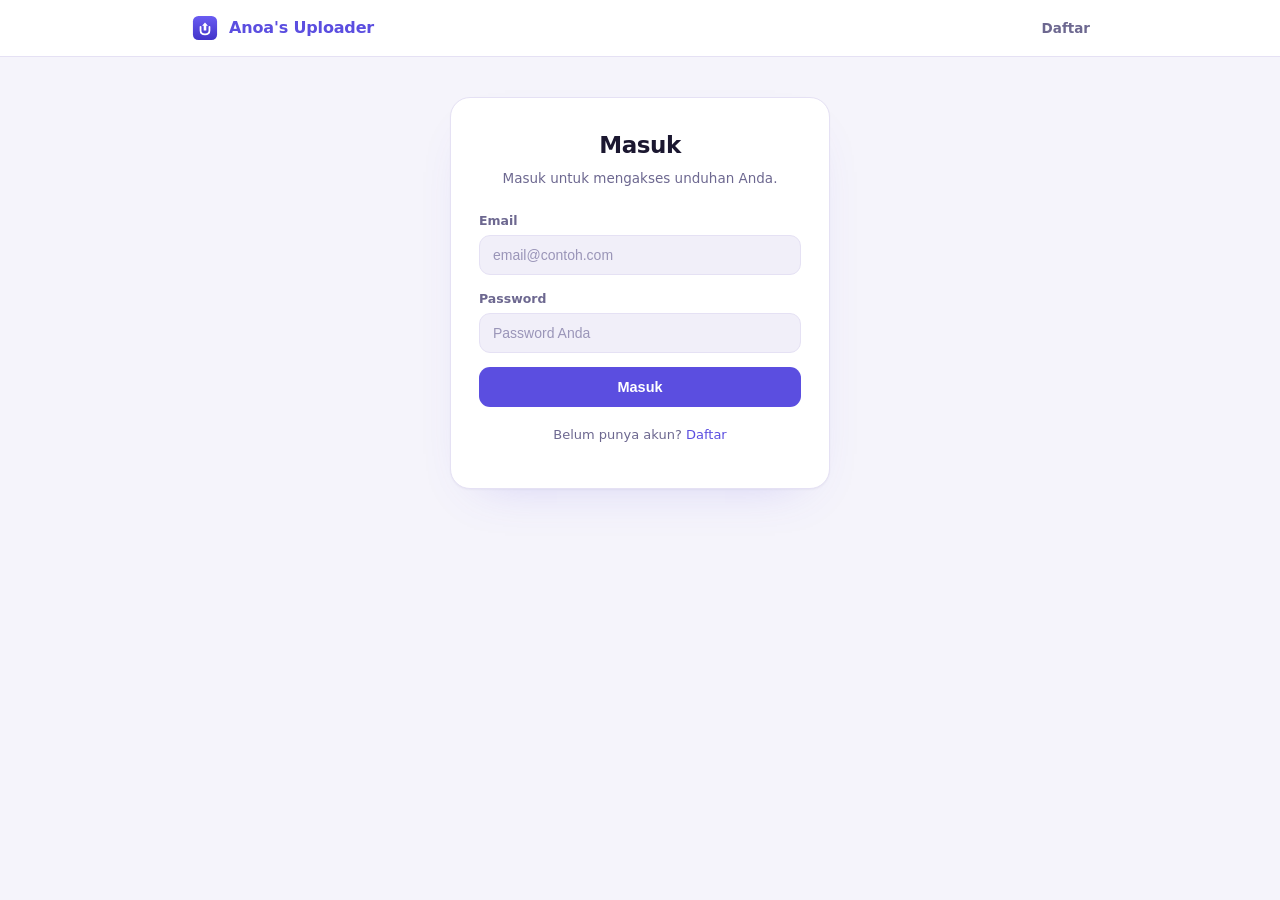
<file: masuk.html>
<!doctype html><html lang="id"><head>
<meta charset="utf-8"><meta name="viewport" content="width=device-width,initial-scale=1">
<link rel="icon" type="image/svg+xml" href="favicon.svg">
<title>Masuk — Anoa's Uploader</title>
<link rel="stylesheet" href="portal.css">
</head><body>
<header><div class="bar"><a class="brand" data-logo href="index.html"></a><span class="sp"></span>
  <a href="daftar.html" style="font-size:13.5px;font-weight:600;color:var(--muted)">Daftar</a></div></header>

<div class="authwrap">
  <div class="card">
    <h1>Masuk</h1>
    <p class="sub">Masuk untuk mengakses unduhan Anda.</p>
    <div id="msg" class="msg"></div>
    <div class="field"><label>Email</label><input id="email" type="email" placeholder="email@contoh.com" autocomplete="email"></div>
    <div class="field"><label>Password</label><input id="pass" type="password" placeholder="Password Anda" autocomplete="current-password"></div>
    <div class="cf-turnstile" data-sitekey="0x4AAAAAAEWacKv27or6BUWS" data-action="login" style="margin:2px 0 10px"></div>
    <button class="btn" id="btn">Masuk</button>
    <p class="alt">Belum punya akun? <a href="daftar.html">Daftar</a></p>
  </div>
</div>

<script src="portal.js"></script>
<script src="https://challenges.cloudflare.com/turnstile/v0/api.js" async defer></script>
<script>
  const $ = (id) => document.getElementById(id)
  const msg = (t, c) => { const m = $('msg'); m.className = 'msg ' + c; m.textContent = t }
  // sudah login? langsung ke area anggota
  if (getToken()) location.replace('anggota.html')
  async function submit() {
    const email = $('email').value.trim().toLowerCase(), pass = $('pass').value
    if (!email || !pass) return msg('Isi email & password.', 'err')
    const tsToken = window.turnstile ? turnstile.getResponse() : ''
    if (!tsToken) return msg('Selesaikan verifikasi keamanan dulu.', 'err')
    $('btn').disabled = true; $('btn').innerHTML = '<span class="spin"></span> Masuk…'
    const r = await api('/api/login', { method: 'POST', body: { email, password: pass, turnstile: tsToken } })
    if (r.ok && r.data.token) { setToken(r.data.token); location.replace('anggota.html'); return }
    if (window.turnstile) turnstile.reset()
    $('btn').disabled = false; $('btn').textContent = 'Masuk'
    msg(r.data.error || 'Gagal masuk.', 'err')
  }
  $('btn').addEventListener('click', submit)
  $('pass').addEventListener('keydown', (e) => { if (e.key === 'Enter') submit() })
</script>
<script defer src="https://static.cloudflareinsights.com/beacon.min.js" data-cf-beacon="{&quot;token&quot;: &quot;b5d6ee9f82124d56aa0aa9630cfde5c1&quot;}"></script>
</body></html>
</file>
<file: portal.css>
:root{
  --bg:#f5f4fb; --surface:#fff; --surface-2:#f1eff9; --border:#e5e1f4;
  --text:#1b1730; --muted:#6d6890; --faint:#9a95b8;
  --accent:#5b4ee0; --accent-2:#6a5cf2; --accent-ink:#fff; --accent-soft:#ece9ff;
  --ok:#0f9d6b; --ok-soft:#e3f6ee; --danger:#dc2657; --danger-soft:#fde7ee;
  --ring:rgba(91,78,224,.26);
}
@media (prefers-color-scheme:dark){:root:not([data-theme="light"]){
  --bg:#0f0d1a; --surface:#191627; --surface-2:#221d36; --border:#2c2743;
  --text:#f0edfb; --muted:#a39ec4; --faint:#6f6a90;
  --accent:#8f82ff; --accent-2:#6a5cf2; --accent-ink:#0f0d1a; --accent-soft:#231f3c;
  --ok:#34d399; --ok-soft:#12291f; --danger:#fb7199; --danger-soft:#2a1620;
  --ring:rgba(143,130,255,.3);
}}
:root[data-theme="dark"]{
  --bg:#0f0d1a; --surface:#191627; --surface-2:#221d36; --border:#2c2743;
  --text:#f0edfb; --muted:#a39ec4; --faint:#6f6a90;
  --accent:#8f82ff; --accent-2:#6a5cf2; --accent-ink:#0f0d1a; --accent-soft:#231f3c;
  --ok:#34d399; --ok-soft:#12291f; --danger:#fb7199; --danger-soft:#2a1620;
  --ring:rgba(143,130,255,.3);
}
*{box-sizing:border-box}
body{margin:0;background:var(--bg);color:var(--text);line-height:1.55;
  font-family:ui-sans-serif,system-ui,-apple-system,"Segoe UI",sans-serif;-webkit-font-smoothing:antialiased}
a{color:var(--accent);text-decoration:none;cursor:pointer}
.logo{width:30px;height:30px;flex:none}
header{border-bottom:1px solid var(--border);background:var(--surface)}
.bar{max-width:940px;margin:0 auto;display:flex;align-items:center;gap:12px;padding:13px 20px}
.brand{display:flex;align-items:center;gap:9px;font-weight:800;letter-spacing:-.01em;font-size:16px}
.sp{flex:1}
.userchip{display:flex;align-items:center;gap:8px;font-size:13px;font-weight:600;background:var(--surface-2);
  border:1px solid var(--border);border-radius:99px;padding:5px 6px 5px 12px}
.userchip .av{width:26px;height:26px;border-radius:50%;background:var(--accent);color:var(--accent-ink);
  display:grid;place-items:center;font-size:12px;font-weight:800;text-transform:uppercase}

.authwrap{max-width:420px;margin:40px auto;padding:0 20px}
.card{background:var(--surface);border:1px solid var(--border);border-radius:20px;padding:30px 28px;
  box-shadow:0 1px 2px rgba(20,10,40,.04),0 20px 50px -30px var(--ring)}
.card h1{font-size:23px;font-weight:800;letter-spacing:-.02em;margin:0 0 4px;text-align:center}
.card .sub{color:var(--muted);font-size:13.5px;text-align:center;margin:0 0 22px}
label{display:block;font-size:12.5px;font-weight:600;color:var(--muted);margin:0 0 5px}
.field{margin-bottom:14px}
input{width:100%;padding:11px 13px;border:1px solid var(--border);border-radius:11px;background:var(--surface-2);
  color:var(--text);font-size:14px;outline:none;transition:border-color .15s,box-shadow .15s}
input:focus{border-color:var(--accent);box-shadow:0 0 0 3px var(--ring)}
input::placeholder{color:var(--faint)}
.btn{width:100%;padding:12px;border:0;border-radius:11px;background:var(--accent);color:var(--accent-ink);
  font-weight:700;font-size:14.5px;cursor:pointer;transition:filter .15s;display:flex;align-items:center;justify-content:center;gap:8px}
.btn:hover{filter:brightness(1.07)} .btn:disabled{opacity:.55;cursor:default}
.alt{text-align:center;font-size:13px;color:var(--muted);margin-top:18px}
.msg{margin-bottom:14px;padding:10px 12px;border-radius:10px;font-size:12.5px;font-weight:500;display:none}
.msg.err{display:block;background:var(--danger-soft);color:var(--danger);border:1px solid color-mix(in srgb,var(--danger) 30%,transparent)}
.msg.ok{display:block;background:var(--ok-soft);color:var(--ok);border:1px solid color-mix(in srgb,var(--ok) 30%,transparent)}
.msg.info{display:block;background:var(--accent-soft);color:var(--accent)}
.meter{height:5px;border-radius:99px;background:var(--surface-2);margin-top:7px;overflow:hidden}
.meter i{display:block;height:100%;width:0;background:var(--danger);transition:width .2s,background .2s;border-radius:99px}
.row2{display:grid;grid-template-columns:1fr 1fr;gap:12px}
@media(max-width:440px){.row2{grid-template-columns:1fr}}
.spin{width:15px;height:15px;border:2px solid rgba(255,255,255,.4);border-top-color:#fff;border-radius:50%;animation:sp .7s linear infinite}
@keyframes sp{to{transform:rotate(360deg)}}
.note{text-align:center;font-size:11.5px;color:var(--faint);margin-top:20px;line-height:1.5}

/* member */
main{max-width:940px;margin:0 auto;padding:32px 20px 70px}
.greet{display:flex;align-items:center;gap:12px;flex-wrap:wrap;margin-bottom:4px}
.greet h1{font-size:26px;font-weight:800;letter-spacing:-.02em;margin:0}
.badge{display:inline-flex;align-items:center;gap:6px;font-size:12px;font-weight:700;padding:4px 11px;border-radius:99px;background:var(--ok-soft);color:var(--ok)}
.subm{color:var(--muted);margin:0 0 26px}
.grid2{display:grid;grid-template-columns:1.5fr 1fr;gap:18px;align-items:start}
@media(max-width:760px){.grid2{grid-template-columns:1fr}}
.mcard{background:var(--surface);border:1px solid var(--border);border-radius:16px;padding:20px}
.mcard h2{font-size:15px;font-weight:800;margin:0 0 14px;display:flex;align-items:center;gap:8px}
.dl{display:flex;align-items:center;gap:14px;padding:12px 0;border-bottom:1px solid var(--border)}
.dl:last-child{border-bottom:0}
.dl .os{font-size:22px;width:30px;text-align:center}
.dl .info{flex:1}.dl .info b{font-size:14px;font-weight:700}.dl .info span{display:block;font-size:12px;color:var(--muted)}
.dl .get{background:var(--accent);color:var(--accent-ink);font-weight:700;font-size:13px;padding:8px 16px;border-radius:9px;white-space:nowrap}
.steps{display:flex;flex-direction:column}
.step{display:flex;gap:12px;padding:11px 0;position:relative}
.step:not(:last-child)::after{content:"";position:absolute;left:13px;top:32px;bottom:-3px;width:2px;background:var(--border)}
.step .n{width:28px;height:28px;border-radius:50%;flex:none;display:grid;place-items:center;font-size:12px;font-weight:800;background:var(--surface-2);color:var(--muted);border:1px solid var(--border);z-index:1}
.step.done .n{background:var(--ok-soft);color:var(--ok);border-color:transparent}
.step.now .n{background:var(--accent);color:var(--accent-ink);border-color:transparent}
.step .tx b{font-size:13.5px;font-weight:700}.step .tx span{display:block;font-size:12px;color:var(--muted)}
.kv{display:flex;justify-content:space-between;gap:10px;padding:9px 0;border-bottom:1px solid var(--border);font-size:13.5px}
.kv:last-child{border-bottom:0}.kv b{color:var(--muted);font-weight:600}
.plan{background:linear-gradient(135deg,var(--accent-2),var(--accent));color:#fff;border-radius:16px;padding:18px 20px;margin-bottom:18px}
.plan .lab{font-size:11px;opacity:.85;text-transform:uppercase;letter-spacing:.06em;font-weight:700}
.plan .big{font-size:20px;font-weight:800;margin:2px 0}
.plan .buy{display:inline-block;margin-top:12px;background:rgba(255,255,255,.18);border:1px solid rgba(255,255,255,.3);color:#fff;font-weight:700;font-size:12.5px;padding:7px 14px;border-radius:9px}
</file>
